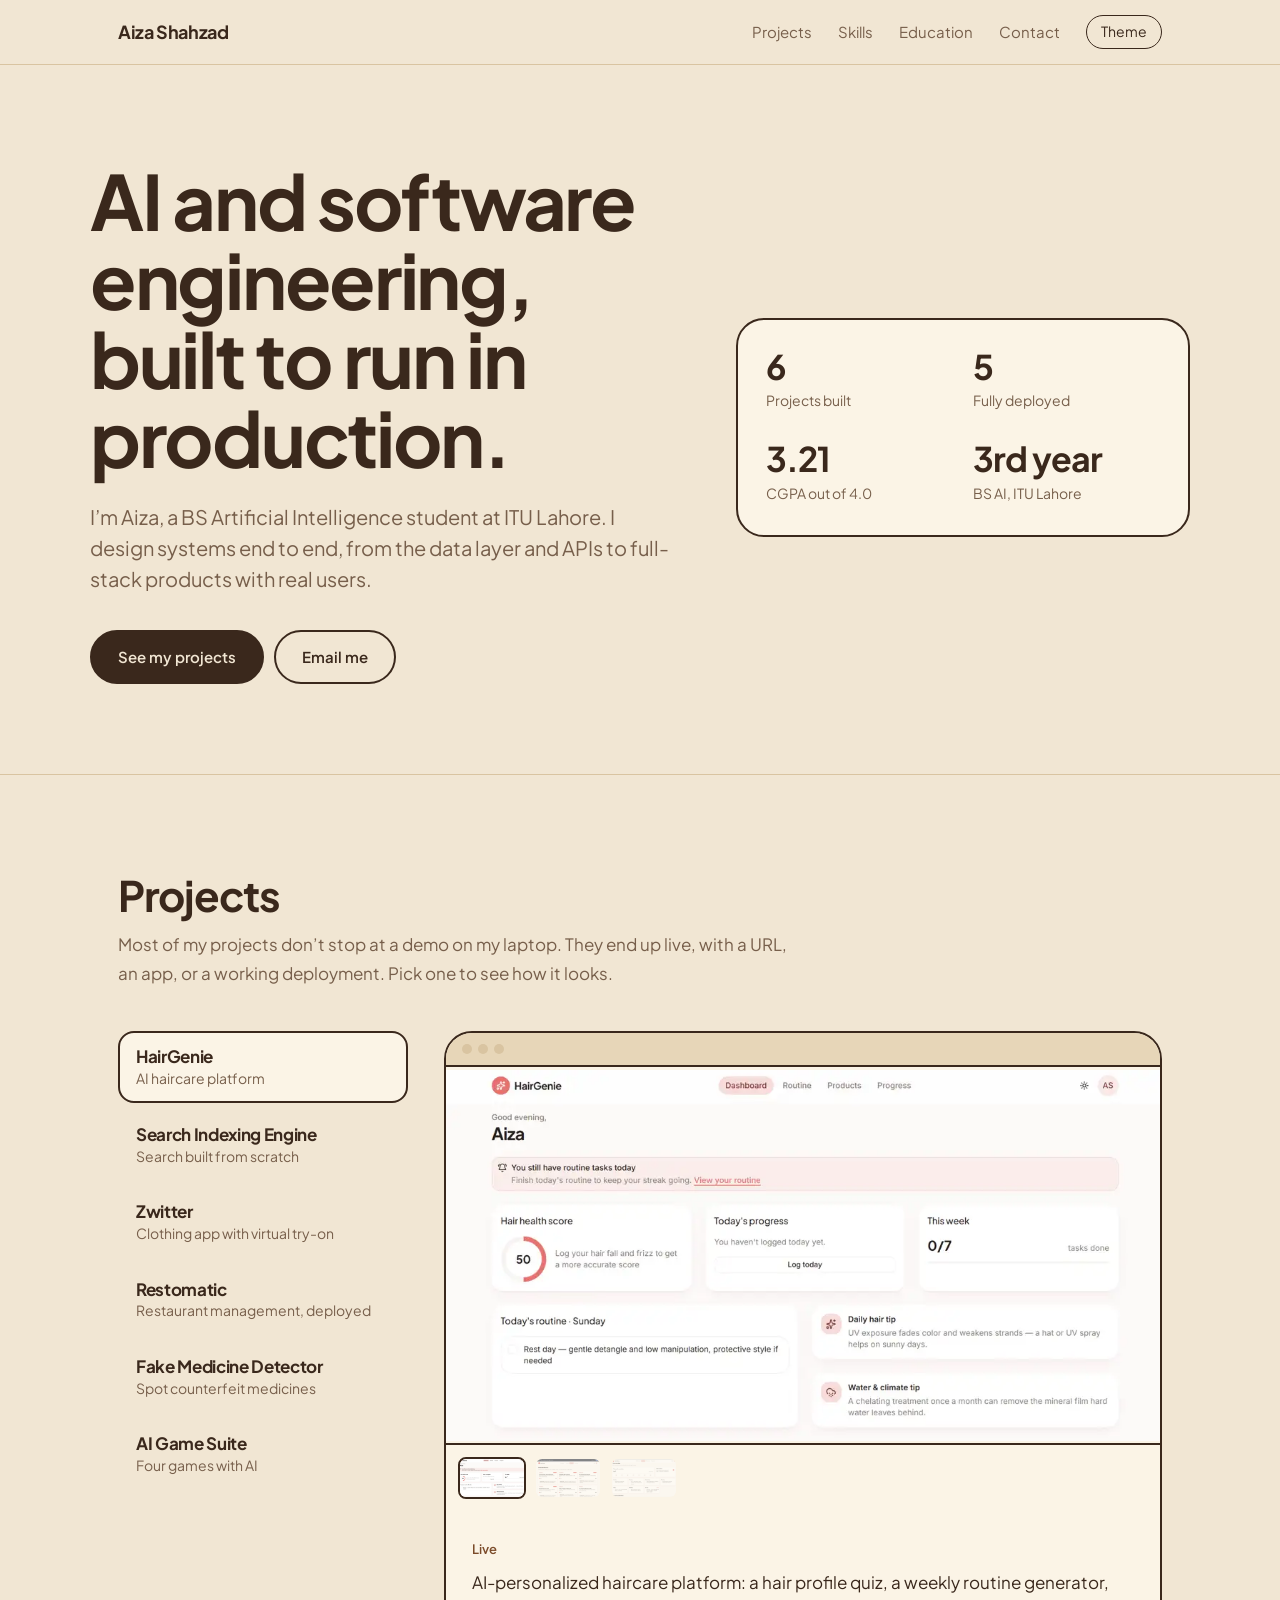
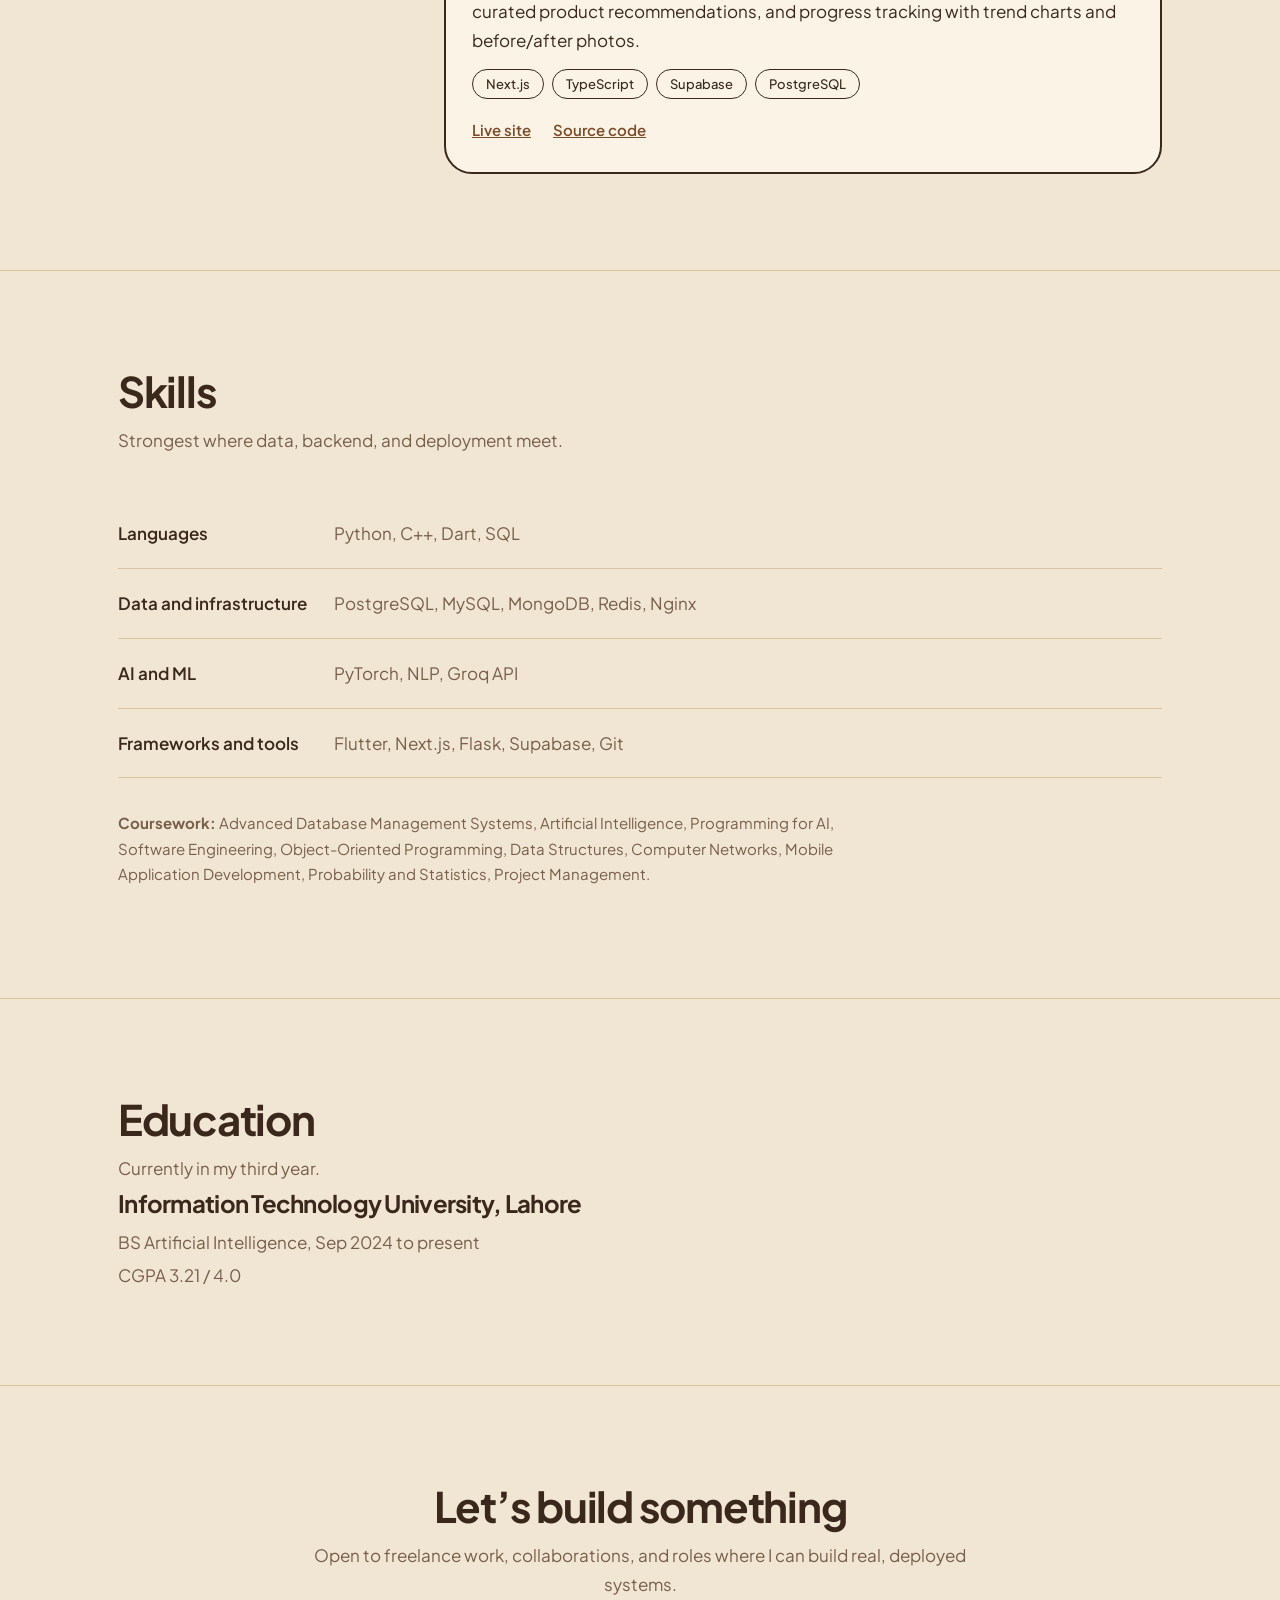
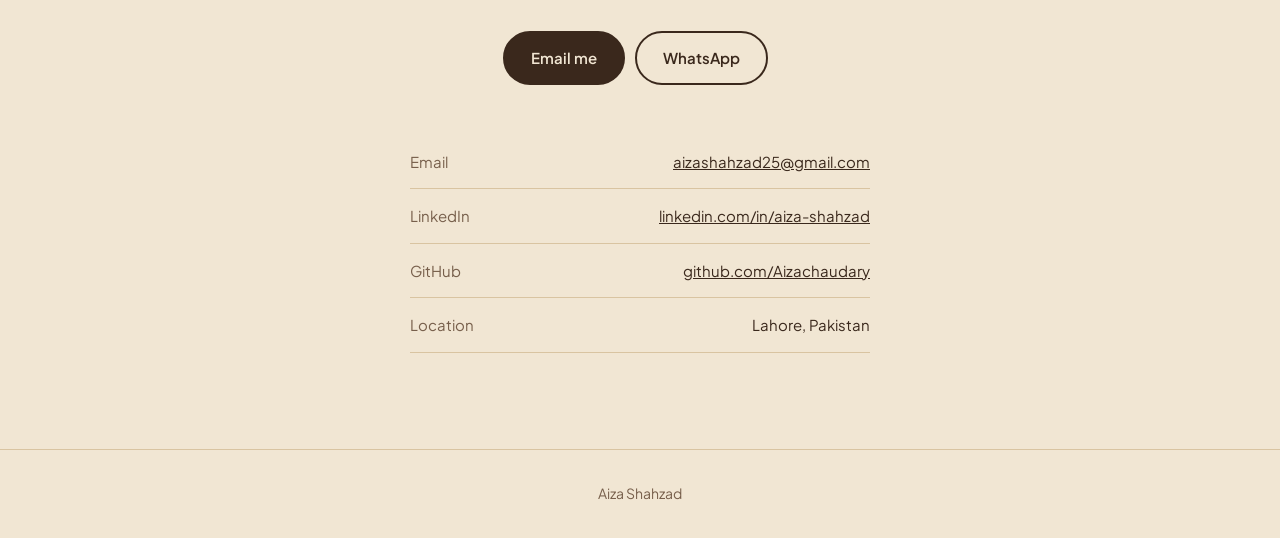
<file: index.html>
<!DOCTYPE html>
<html lang="en">
<head>
<meta charset="utf-8">
<meta name="viewport" content="width=device-width, initial-scale=1, viewport-fit=cover">
<title>Aiza Shahzad | AI &amp; Software Engineering</title>
<meta name="description" content="Aiza Shahzad, BS Artificial Intelligence student at ITU Lahore. AI and full-stack projects that run in production.">
<link rel="preconnect" href="https://fonts.googleapis.com">
<link href="https://fonts.googleapis.com/css2?family=Plus+Jakarta+Sans:wght@400;500;600;700&display=swap" rel="stylesheet">
<style>
:root{--bg:#f1e6d3;--bg2:#e7d6b8;--ink:#3a281c;--mute:#775f4b;--line:#d9c4a1;--bd:#3a281c;--acc:#7b4b2a;--card:#fbf4e6;color-scheme:light;
--font:'Plus Jakarta Sans',system-ui,-apple-system,'Segoe UI',sans-serif}
:root[data-theme="dark"]{--bg:#1d1510;--bg2:#2a1e16;--ink:#f2e4cd;--mute:#b79f84;--line:#3a2c20;--bd:#c9a67f;--acc:#d9a46b;--card:#241a13;color-scheme:dark}
*{box-sizing:border-box}
html{scroll-behavior:smooth;scroll-padding-top:76px}
body{margin:0;background:var(--bg);color:var(--ink);font:400 17px/1.7 var(--font);overflow-x:clip}
a{color:inherit}
:focus-visible{outline:2px solid var(--acc);outline-offset:3px;border-radius:4px}
.w{max-width:1100px;margin:0 auto;padding:0 max(28px,env(safe-area-inset-right,0px)) 0 max(28px,env(safe-area-inset-left,0px))}
h1,h2,h3{margin:0;letter-spacing:-.03em}
nav{position:sticky;top:0;z-index:10;background:var(--bg);border-bottom:1px solid var(--line)}
nav .w{display:flex;align-items:center;justify-content:space-between;height:64px;gap:16px}
nav b{font-size:18px;letter-spacing:-.02em}
nav div{display:flex;gap:26px;align-items:center;font-size:15px}
nav a{text-decoration:none;color:var(--mute)}nav a:hover{color:var(--ink)}
#th{border:1.5px solid var(--bd);background:none;color:var(--ink);border-radius:99px;padding:4px 14px;font:inherit;font-size:14px;cursor:pointer}
.hero{padding:96px 0 80px;display:grid;grid-template-columns:1.3fr 1fr;gap:56px;align-items:center}
h1{font-size:clamp(40px,6vw,76px);line-height:1.04;font-weight:700;margin-bottom:24px;overflow-wrap:anywhere}
.lead{font-size:20px;line-height:1.55;color:var(--mute);max-width:46ch;margin:0 0 36px}
.btn{display:inline-block;padding:12px 26px;border-radius:99px;text-decoration:none;font-weight:600;font-size:15px;margin:0 10px 10px 0;border:2px solid var(--bd);transition:background .15s,color .15s}
.btn.p{background:var(--ink);color:var(--bg)}.btn:hover{background:var(--bg2);color:var(--ink)}
.glance{border:2px solid var(--bd);border-radius:28px;background:var(--card);padding:28px;display:grid;grid-template-columns:1fr 1fr;gap:26px 20px}
.glance b{display:block;font-size:34px;line-height:1.1;letter-spacing:-.03em}
.glance span{font-size:14px;color:var(--mute)}
section{padding:96px 0;border-top:1px solid var(--line)}
h2{font-size:clamp(30px,4vw,42px);line-height:1.12;margin-bottom:12px}
.intro{color:var(--mute);max-width:56ch;margin:0 0 44px}
.pj{display:grid;grid-template-columns:290px 1fr;gap:36px;align-items:start}
.tabs{display:flex;flex-direction:column;gap:6px}
.tabs button{text-align:left;border:2px solid transparent;border-radius:16px;background:none;color:var(--mute);padding:12px 16px;font:inherit;font-size:14px;line-height:1.4;cursor:pointer}
.tabs button b{display:block;font-size:17px;color:var(--ink);letter-spacing:-.02em}
.tabs button[aria-selected=true]{background:var(--card);border-color:var(--bd)}
.fr{border:2px solid var(--bd);border-radius:28px;overflow:hidden;background:var(--card);max-width:100%}
.bar{display:flex;gap:6px;padding:11px 16px;border-bottom:2px solid var(--bd);background:var(--bg2)}
.bar i{width:10px;height:10px;border-radius:50%;background:var(--line)}
.view{aspect-ratio:1.9/1;background:var(--card);display:flex;align-items:center;justify-content:center}
.view img{width:100%;height:100%;object-fit:contain;display:block}
.comp{display:grid;grid-template-columns:repeat(2,1fr);gap:12px;padding:24px;width:100%}
.comp span{padding:16px;border:1.5px solid var(--bd);border-radius:16px;font-weight:600;text-align:center;font-size:15px}
.th{display:flex;gap:8px;padding:12px;border-top:2px solid var(--bd)}
.th button{width:68px;height:42px;padding:0;border:2px solid transparent;border-radius:8px;overflow:hidden;cursor:pointer;opacity:.55;background:none}
.th button[aria-current=true]{border-color:var(--bd);opacity:1}
.th img{width:100%;height:100%;object-fit:cover;object-position:top;display:block}
.info{padding:22px 26px 28px}
.info p{margin:0 0 14px;max-width:62ch}
.tag{display:inline-block;font-size:13px;font-weight:600;color:var(--acc);margin-bottom:8px}
.note{color:var(--mute);font-size:15px}
.chips{display:flex;flex-wrap:wrap;gap:8px;padding:0;margin:0 0 16px;list-style:none}
.chips li{font-size:13px;font-weight:500;padding:3px 13px;border-radius:99px;border:1px solid var(--bd)}
.links a{font-weight:600;font-size:15px;margin-right:22px;color:var(--acc)}
.sk{margin:0}.sk div{display:grid;grid-template-columns:200px 1fr;gap:16px;padding:20px 0;border-bottom:1px solid var(--line)}
.sk dt{font-weight:600}.sk dd{margin:0;color:var(--mute)}
.cw{margin-top:32px;color:var(--mute);font-size:15px;max-width:70ch}
.edu h3{font-size:24px}.edu p{margin:4px 0 0;color:var(--mute)}
.ct{text-align:center}.ct .intro{margin:0 auto 32px}
.ct .rows{max-width:460px;margin:40px auto 0;text-align:left}
.ct .rows div{display:flex;justify-content:space-between;gap:16px;padding:14px 0;border-bottom:1px solid var(--line);font-size:15px}
.ct .rows span{color:var(--mute)}
footer{padding:32px 0;border-top:1px solid var(--line);color:var(--mute);font-size:14px;text-align:center}
@media(max-width:860px){.hero,.pj{grid-template-columns:1fr}.hero{padding:64px 0 56px}section{padding:72px 0}.tabs{flex-direction:row;overflow-x:auto}.tabs button{flex:0 0 auto}.sk div{grid-template-columns:1fr;gap:4px}nav div a{display:none}}
@media(max-width:520px){h1{font-size:38px}.glance{padding:20px}.glance b{font-size:28px}.comp{grid-template-columns:1fr}}
@media(prefers-reduced-motion:reduce){html{scroll-behavior:auto}}
</style>
</head>
<body>
<nav><div class="w"><b>Aiza Shahzad</b><div><a href="#projects">Projects</a><a href="#skills">Skills</a><a href="#education">Education</a><a href="#contact">Contact</a><button id="th" aria-label="Switch light or dark theme">Theme</button></div></div></nav>

<header class="w hero">
<div>
<h1>AI and software engineering, built to run in production.</h1>
<p class="lead">I’m Aiza, a BS Artificial Intelligence student at ITU Lahore. I design systems end to end, from the data layer and APIs to full-stack products with real users.</p>
<a class="btn p" href="#projects">See my projects</a><a class="btn" href="mailto:aizashahzad25@gmail.com">Email me</a>
</div>
<div class="glance" aria-label="At a glance">
<div><b>6</b><span>Projects built</span></div>
<div><b>5</b><span>Fully deployed</span></div>
<div><b>3.21</b><span>CGPA out of 4.0</span></div>
<div><b>3rd year</b><span>BS AI, ITU Lahore</span></div>
</div>
</header>

<section id="projects"><div class="w">
<h2>Projects</h2>
<p class="intro">Most of my projects don’t stop at a demo on my laptop. They end up live, with a URL, an app, or a working deployment. Pick one to see how it looks.</p>
<div class="pj">
<div class="tabs" role="tablist" id="tabs"></div>
<div class="fr"><div class="bar"><i></i><i></i><i></i></div><div class="view" id="view"></div><div class="th" id="th2"></div><div class="info" id="info"></div></div>
</div>
</div></section>

<section id="skills"><div class="w">
<h2>Skills</h2>
<p class="intro">Strongest where data, backend, and deployment meet.</p>
<dl class="sk">
<div><dt>Languages</dt><dd>Python, C++, Dart, SQL</dd></div>
<div><dt>Data and infrastructure</dt><dd>PostgreSQL, MySQL, MongoDB, Redis, Nginx</dd></div>
<div><dt>AI and ML</dt><dd>PyTorch, NLP, Groq API</dd></div>
<div><dt>Frameworks and tools</dt><dd>Flutter, Next.js, Flask, Supabase, Git</dd></div>
</dl>
<p class="cw"><b>Coursework:</b> Advanced Database Management Systems, Artificial Intelligence, Programming for AI, Software Engineering, Object-Oriented Programming, Data Structures, Computer Networks, Mobile Application Development, Probability and Statistics, Project Management.</p>
</div></section>

<section id="education"><div class="w edu">
<h2>Education</h2>
<p class="intro">Currently in my third year.</p>
<h3>Information Technology University, Lahore</h3>
<p>BS Artificial Intelligence, Sep 2024 to present</p>
<p>CGPA 3.21 / 4.0</p>
</div></section>

<section id="contact" class="ct"><div class="w">
<h2>Let’s build something</h2>
<p class="intro">Open to freelance work, collaborations, and roles where I can build real, deployed systems.</p>
<a class="btn p" href="mailto:aizashahzad25@gmail.com">Email me</a><a class="btn" href="https://wa.me/923334367214">WhatsApp</a>
<div class="rows">
<div><span>Email</span><a href="mailto:aizashahzad25@gmail.com">aizashahzad25@gmail.com</a></div>
<div><span>LinkedIn</span><a href="https://linkedin.com/in/aiza-shahzad">linkedin.com/in/aiza-shahzad</a></div>
<div><span>GitHub</span><a href="https://github.com/Aizachaudary">github.com/Aizachaudary</a></div>
<div><span>Location</span>Lahore, Pakistan</div>
</div>
</div></section>
<footer>Aiza Shahzad</footer>

<script>
/* Screenshots, embedded so the page works anywhere. Do not edit this block. */
const S={"hg": ["[data-uri]", "[data-uri]", "[data-uri]"], "rm": ["[data-uri]", "[data-uri]", "[data-uri]", "[data-uri]"], "zw": ["[data-uri]", "[data-uri]", "[data-uri]", "[data-uri]"], "fm": ["[data-uri]", "[data-uri]"]};
</script>
<script>
const P=[
{n:'HairGenie',s:'AI haircare platform',g:'Live',k:'hg',d:'AI-personalized haircare platform: a hair profile quiz, a weekly routine generator, curated product recommendations, and progress tracking with trend charts and before/after photos.',t:['Next.js','TypeScript','Supabase','PostgreSQL'],l:[['Live site','https://gethairgenie.vercel.app'],['Source code','https://github.com/Aizachaudary/HairGenie']]},
{n:'Search Indexing Engine',s:'Search built from scratch',g:'Live demo',c:['Hash table','AVL tree','Max-heap','TF-IDF ranking'],d:'A search engine built from scratch, with a custom hash table, AVL tree, and max-heap, TF-IDF ranking, and OR, AND, and phrase search. Written in C++ for Data Structures, then ported to JavaScript for an interactive demo.',t:['C++','Data Structures','JavaScript'],l:[['Live demo','https://search-engine-webapp-zeta.vercel.app'],['Source code','https://github.com/Aizachaudary/search-engine-webapp']]},
{n:'Zwitter',s:'Clothing app with virtual try-on',g:'Live on the Play Store',k:'zw',d:'Full-stack Flutter clothing brand app with AI-powered virtual try-on: 3D body scanning and avatar-based fitting, so shoppers can preview an outfit before buying. Includes product listings, cart, and checkout.',t:['Flutter','Dart','3D scanning','Avatar API'],l:[['Source code','https://github.com/Aizachaudary/zwitter-e-commerce-app']],o:'Group project. I built the AI virtual try-on system (3D scan, avatar fitting, virtual wardrobe) and the core shopping flow.'},
{n:'Restomatic',s:'Restaurant management, deployed',g:'Live',k:'rm',d:'Restaurant management system with a Flutter customer portal and a Flask backend: live menus, orders, table reservations, and AI food recognition (photo in, matching dish out). I configured the production deployment with Nginx, HTTPS, reverse proxy, backups, and rollback.',t:['Flutter','Flask','MySQL','Nginx'],l:[['Live site','https://restaurant.nalexustechnologies.com'],['Source code (team repo)','https://github.com/zainabtouseef/restaurant']],o:'Group project, repo owned by a teammate. I built the AI food-recognition feature, the Flutter frontend, and the full deployment setup.'},
{n:'Fake Medicine Detector',s:'Spot counterfeit medicines',g:'Deployed',k:'fm',d:'NLP-based classifier that tells genuine from counterfeit medicines by matching extracted text against the official DRAP drug registry. Built using only foundational ML libraries, with no pretrained shortcuts.',t:['Python','PyTorch','NLP'],l:[['Source code','https://github.com/Aizachaudary/AIHealthDetector']]},
{n:'AI Game Suite',s:'Four games with AI',g:'Coursework',c:['Chess','Snake','Tic-Tac-Toe','Candy Crush'],d:'Chess, Snake, Tic-Tac-Toe, and Candy Crush built in C++ with object-oriented design and game-specific search and AI algorithms, including minimax with alpha-beta pruning for Chess.',t:['C++','AI algorithms','OOP']}];
let cur=0,im=0;const $=id=>document.getElementById(id);
function show(){const p=P[cur];
$('tabs').innerHTML=P.map((x,i)=>`<button role="tab" aria-selected="${i==cur}" data-i="${i}"><b>${x.n}</b>${x.s}</button>`).join('');
const v=$('view'),th=$('th2');
if(p.k){const a=S[p.k];v.innerHTML=`<img src="${a[im]}" alt="${p.n} screenshot ${im+1}">`;th.style.display='flex';th.innerHTML=a.map((u,i)=>`<button data-m="${i}" aria-label="Screenshot ${i+1}" aria-current="${i==im}"><img src="${u}" alt=""></button>`).join('')}
else{th.style.display='none';v.innerHTML='<div class="comp">'+p.c.map(x=>`<span>${x}</span>`).join('')+'</div>'}
$('info').innerHTML=`<span class="tag">${p.g}</span><p>${p.d}</p><ul class="chips">${p.t.map(x=>`<li>${x}</li>`).join('')}</ul>`+(p.l?`<div class="links">${p.l.map(x=>`<a href="${x[1]}" target="_blank" rel="noopener">${x[0]}</a>`).join('')}</div>`:'')+(p.o?`<p class="note" style="margin:14px 0 0">${p.o}</p>`:'')}
$('tabs').onclick=e=>{const b=e.target.closest('button');if(b){cur=+b.dataset.i;im=0;show()}};
$('th2').onclick=e=>{const b=e.target.closest('button');if(b){im=+b.dataset.m;show()}};
show();
const r=document.documentElement;
try{const s=localStorage.getItem('theme');if(s)r.dataset.theme=s}catch(e){}
$('th').onclick=()=>{const d=r.dataset.theme=='dark';r.dataset.theme=d?'light':'dark';try{localStorage.setItem('theme',r.dataset.theme)}catch(e){}};
</script>
</body>
</html>
</file>
